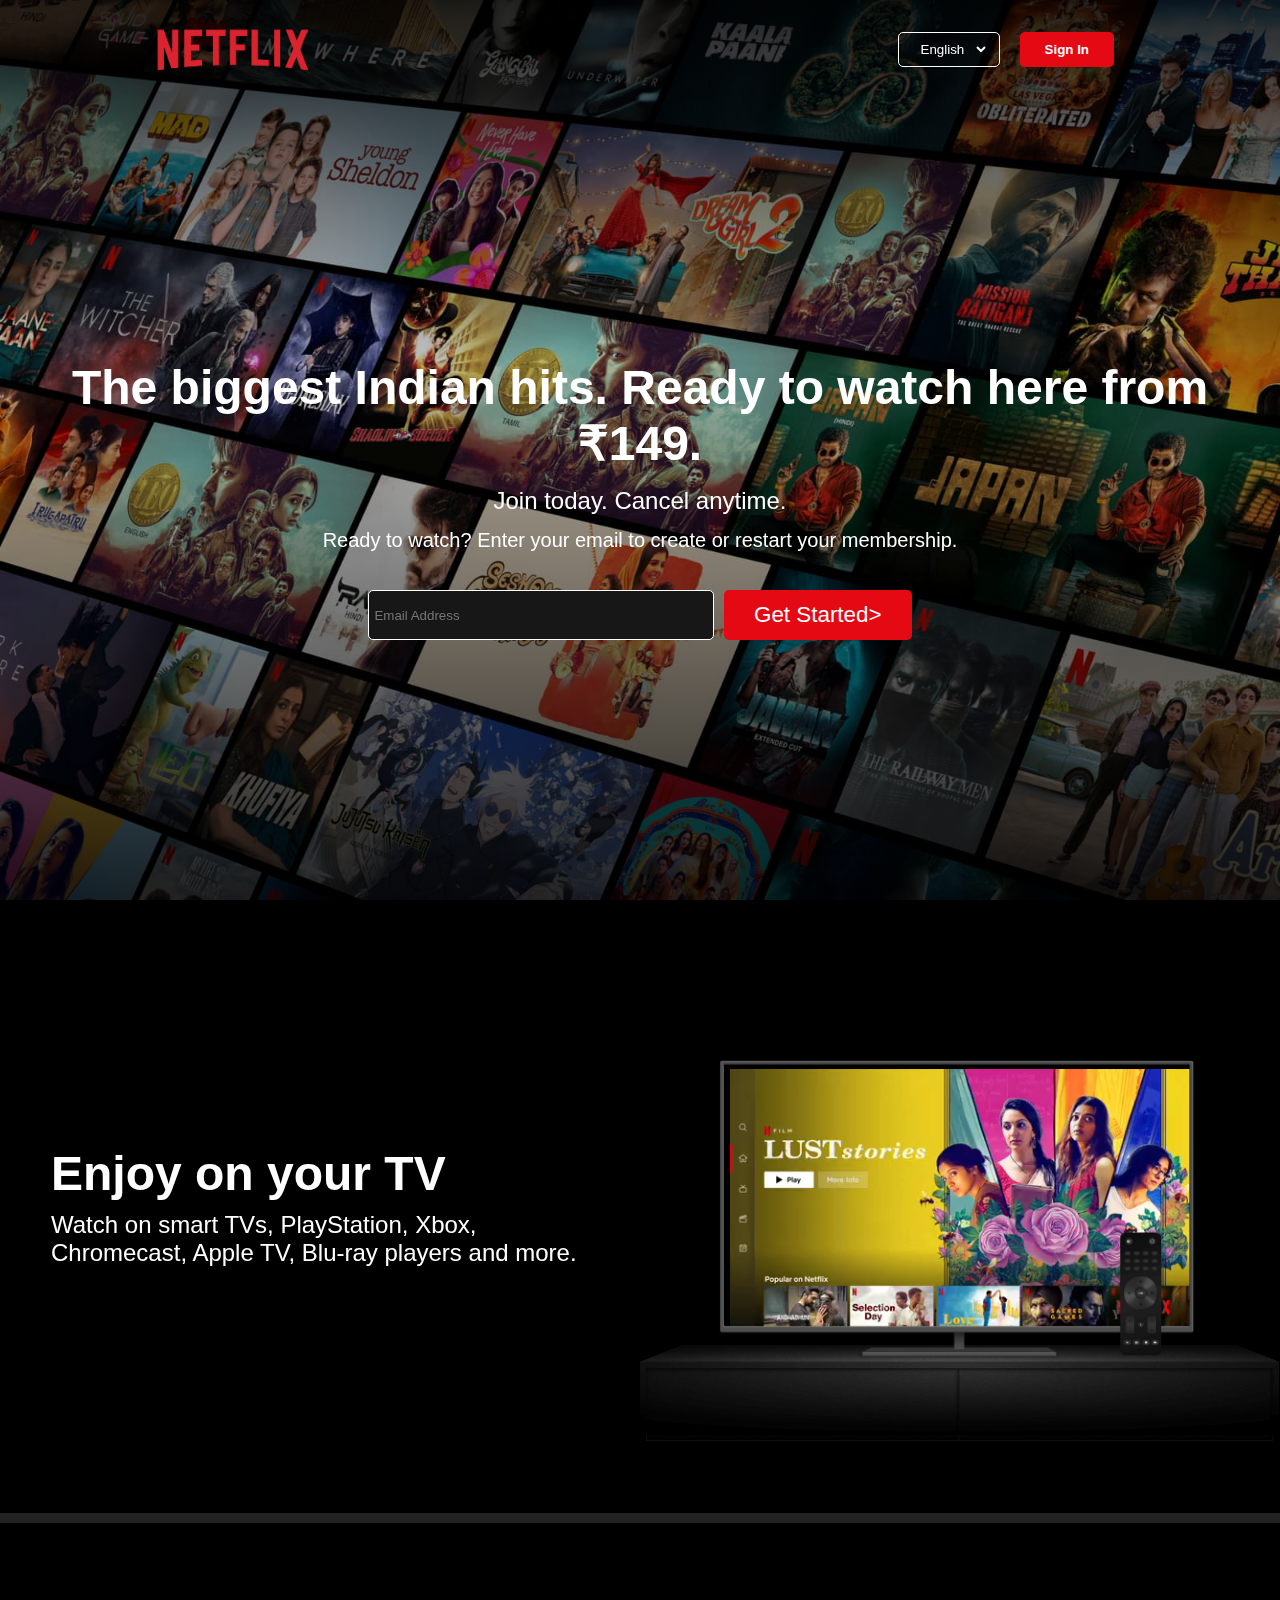
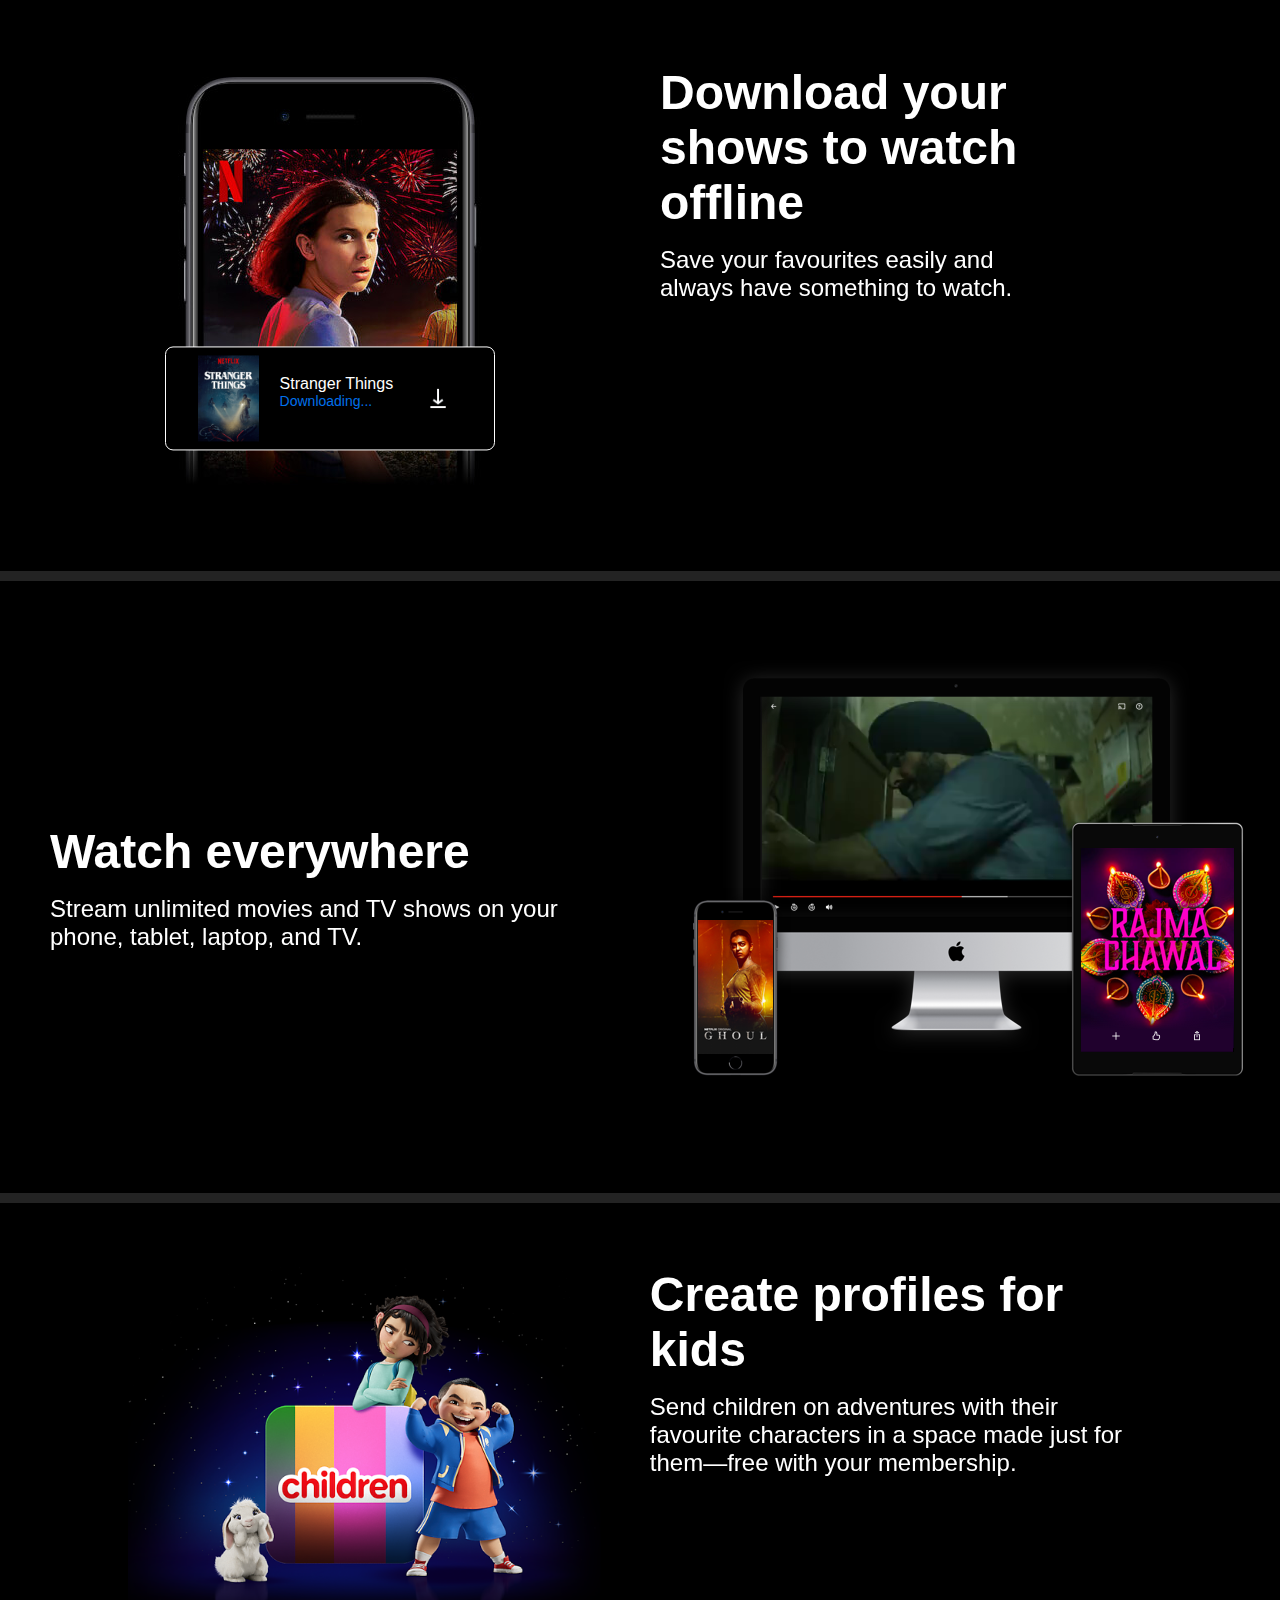
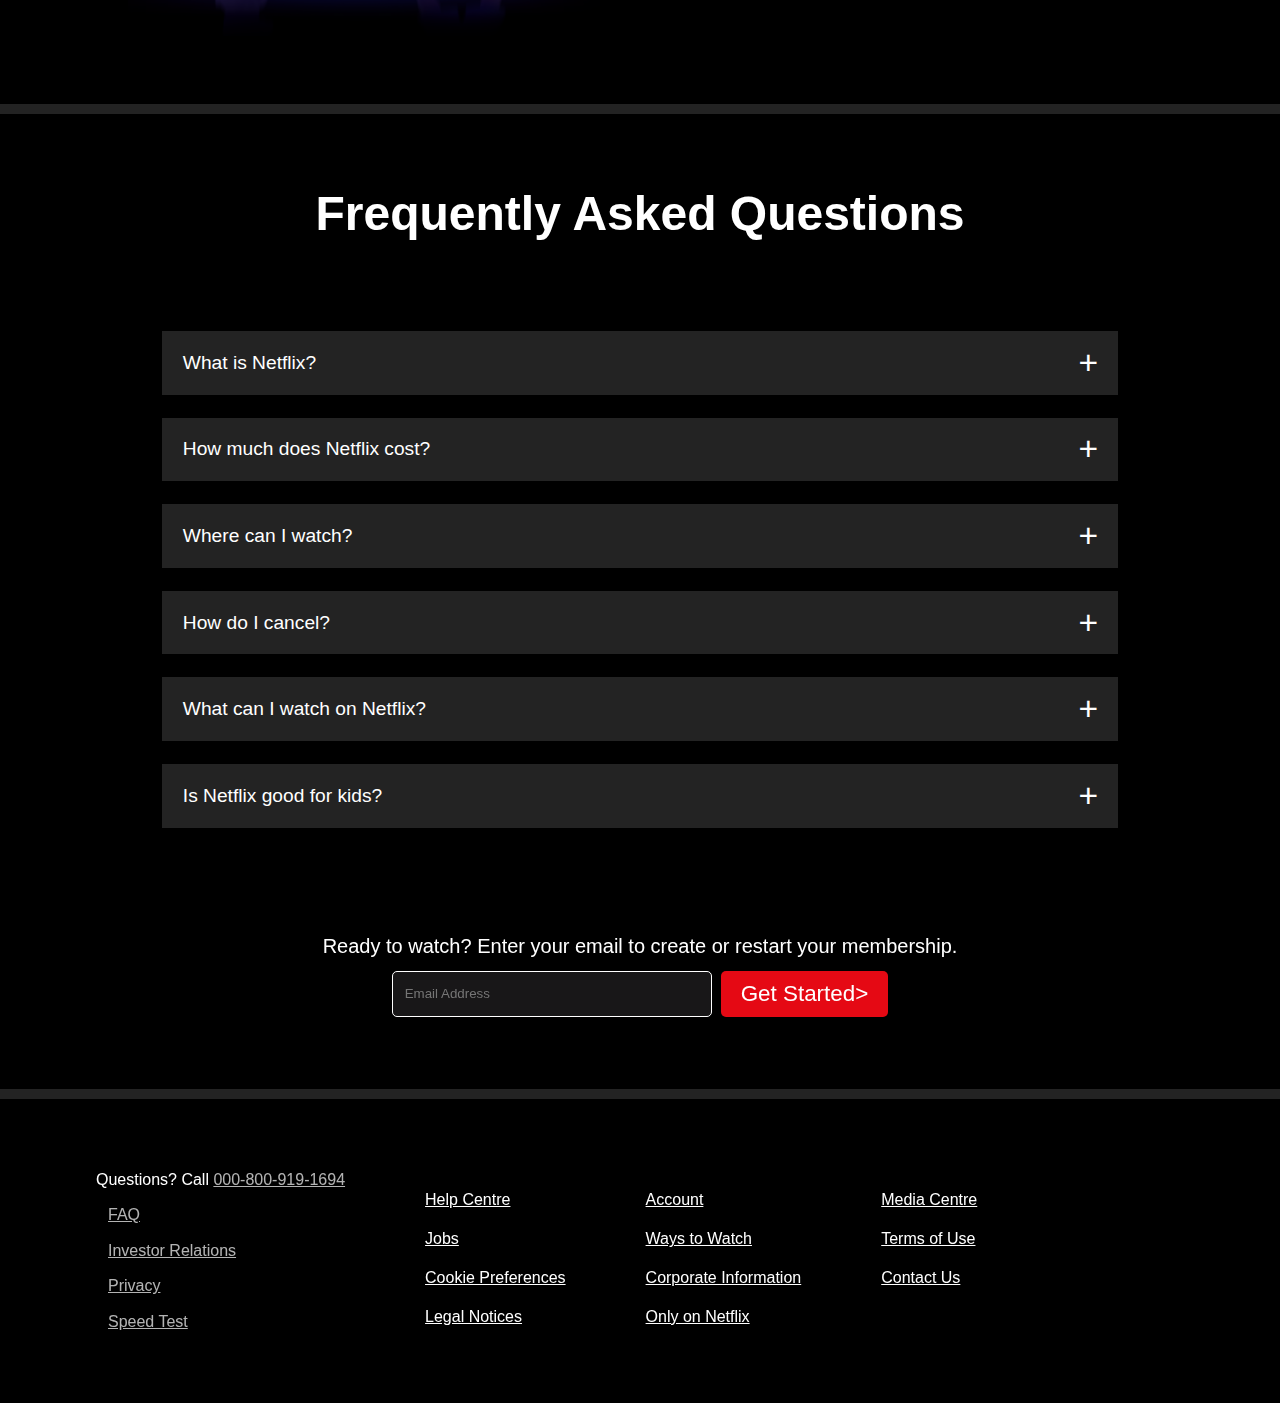
<file: index.html>
<!DOCTYPE html>
<html lang="en">
<head>
    <meta charset="UTF-8">
    <meta name="viewport" content="width=device-width, initial-scale=1.0">
    <title>Netflix clone</title>
    <link rel="stylesheet" href="style.css">
    <link rel="stylesheet" href="index.css">
    <link rel="stylesheet" href="https://cdnjs.cloudflare.com/ajax/libs/font-awesome/6.5.1/css/all.min.css" integrity="sha512-DTOQO9RWCH3ppGqcWaEA1BIZOC6xxalwEsw9c2QQeAIftl+Vegovlnee1c9QX4TctnWMn13TZye+giMm8e2LwA==" crossorigin="anonymous" referrerpolicy="no-referrer" />
</head>
<body>
    <div class="header">
            <div class="navbarcontainer">
                <img src="Netflix_Logo_PMS.png" class="logo">

                <div class="navmenu">
                    <div class="lang-options">
                    <i class="fa-solid fa-language"></i>

                    <select>
                        <option>English</option>
                    </select>
                    </div>

                    <button id="signbtn">Sign In</button>
                </div>

                
            </div>

     </div>

    <main>
        <!-- hero-section -->
        <div class="hero-container">
            <div class="hero-heading">
                <h1>The biggest Indian hits. Ready to watch here from ₹149.</h1>
            </div>

            <div class="jointoday">
                <p>Join today. Cancel anytime.

                </p>
            </div>

            <div class="readytowatch">
                <h3>Ready to watch? Enter your email to create or restart your membership.
                </h3>
            </div>
            

            <div class="input-form">

                <input type="email" placeholder="Email Address" required>
                <button>Get Started></button>
            </div>

        </div>


        <div class="featurescontainer">

                <div class="left-section">
                    <div class="enjoyyourday-heading">
                        <h2>   Enjoy on your TV
                        </h2>
                    </div>
                    <div class="enjoyyourday-quote">
                        <p>Watch on smart TVs, PlayStation, Xbox,<br>Chromecast, Apple TV, Blu-ray players and more.

                        </p>
                    </div>

                </div>

                <div class="rightsection">


                    <div class="tv-image">
                        <img src="tv.png" class="tv-img">

                        <div class="tv-video">

                        <video autoplay muted
                        src="video-tv-in-0819.m4v" type="video/mp4" class="video">

                       </video>

                       </div>
                         
                        
                    </div>
                </div>

        </div>

        <hr>

        <!-- .section-2 -->

        <div class="section2-container">
            
            <div class="leftpart">
                <img src="mobile-0819.jpg" class="mobile-img">
                
                <div class="strangething-container">
                    <img src="boxshot.png" class="strangething-img">

                    <div class="strangethings-quote">
                         <div class="strangethings">
                            Stranger Things
                         </div>
                         <div class="downloading">
                            Downloading...
                         </div>

                    </div>


                    <div class="download-GIF">
                            
                    </div>

                </div>

            </div>

            <!-- Right-part -->

            <div class="rightpart">
                <div class="downloadyourshows">

                    <div class="downloadyourshows-heading">
                        <h2>Download your shows to watch offline</h2>
                    </div>

                    <div class="downloadyourshows-quote">
                        <p>Save your favourites easily and always have something to watch.

                        </p>
                    </div>

                </div>

            </div>

        </div>

        <hr>


        <!-- Section-3 -->
 
        <div class="section3-container">
             
             <!-- Left-part -->
             <div class="left-maal">
                <div class="watcheverywhere-heading">
                    <h2>Watch everywhere</h2>
                </div>

                <div class="watcheverywhere-quote">
                    <p>Stream unlimited movies and TV shows on your<br> phone, tablet, laptop, and TV.</p>
                </div>


             </div>
               
             <!-- Right-part -->

             <div class="right-maal">

                <div class="tv-image1">
                    <img src="device-pile-in.png" class="tv-img1">

                    <div class="tv-video1">

                    <video autoplay muted
                    src="video-devices-in.m4v" type="video/mp4" class="video1">

                   </video>

                   </div>
                     
                    
                </div>
                 
                
             </div>

            

        </div>

        <hr>

        <!-- Section-4 -->

        <div class="section4-container">
            <div class="children-image">
                <img src="childrenimage.png" class="children-img">
            </div>

            <div class="create-profile">
                
                <div class="createprofile-heading">
                    <h2>Create profiles for kids</h2>
                </div>

                <div class="createprofile-quote">
                    <p>Send children on adventures with their<br> favourite characters in a space made just for <br>them—free with your membership.</p>
                </div>
            </div>
            
        </div>

        <hr>

        <!-- Section-5 -->

        <div class="FAQ-Sectioncontainer">
             
            <div class="FAQ-heading">
                <h2>Frequently Asked Questions

                </h2>
            </div>

            <div class="FAQ">

                <ul class="FAQ-list">
                    <li>
                        <input type="radio" name="FAQ-list" id="first">
                        <label for ="first">What is Netflix?</label>
                        <div class="content">
                            <p>
                                Netflix is a streaming service that offers a wide variety of award-winning TV shows, movies, anime, documentaries and more – on thousands of internet-connected devices.

You can watch as much as you want, whenever you want, without a single ad – all for one low monthly price. There's always something new to discover, and new TV shows and movies are added every week!
                            </p>
                        </div>
                    </li>


                    <li>
                        <input type="radio" name="FAQ-list" id="Second">
                        <label for ="Second">How much does Netflix cost?</label>
                        <div class="content">
                            <p>
                                Watch Netflix on your smartphone, tablet, Smart TV, laptop, or streaming device, all for one fixed monthly fee. Plans range from ₹149 to ₹649 a month. No extra costs, no contracts.
                            </p>
                        </div>
                    </li>


                    <li>
                        <input type="radio" name="FAQ-list" id="third">
                        <label for ="third">Where can I watch?</label>
                        <div class="content">
                            <p>
                                Watch anywhere, anytime. Sign in with your Netflix account to watch instantly on the web at netflix.com from your personal computer or on any internet-connected device that offers the Netflix app, including smart TVs, smartphones, tablets, streaming media players and game consoles.

You can also download your favourite shows with the iOS, Android, or Windows 10 app. Use downloads to watch while you're on the go and without an internet connection. Take Netflix with you anywhere.
                            </p>
                        </div>
                    </li>



                    <li>
                        <input type="radio" name="FAQ-list" id="forth">
                        <label for ="forth">How do I cancel?</label>
                        <div class="content">
                            <p>
                                Netflix is flexible. There are no annoying contracts and no commitments. You can easily cancel your account online in two clicks. There are no cancellation fees – start or stop your account anytime.
                                
                            </p>
                        </div>
                    </li>



                    
                    <li>
                        <input type="radio" name="FAQ-list" id="fifth">
                        <label for ="fifth">What can I watch on Netflix?</label>
                        <div class="content">
                            <p>
                                Netflix has an extensive library of feature films, documentaries, TV shows, anime, award-winning Netflix originals, and more. Watch as much as you want, anytime you want.
                                
                            </p>
                        </div>
                    </li>


                    <li>
                        <input type="radio" name="FAQ-list" id="Sixth">
                        <label for ="Sixth">Is Netflix good for kids?</label>
                        <div class="content">
                            <p>
                                The Netflix Kids experience is included in your membership to give parents control while kids enjoy family-friendly TV shows and films in their own space.

Kids profiles come with PIN-protected parental controls that let you restrict the maturity rating of content kids can watch and block specific titles you don’t want kids to see.
                                
                            </p>
                        </div>
                    </li>


                </ul>
            
            </div>

            <div class="readytowatch">
                <h3>Ready to watch? Enter your email to create or restart your membership.
                </h3>
            </div>
            

            <div class="input-form2nd">

                <input type="email" placeholder="Email Address" required>
                <button>Get Started></button>
            </div>

        </div>
        
    </main>

    <hr>

    <!-- Footer -->
    <footer>

        <div class="footer-container">

            <div class="questions">
                Questions? Call 
                <a href="#"> 000-800-919-1694</a>

                <ul class="List-1">
                    <li><a href="#">FAQ</a></li>
                    <li><a href="#">Investor Relations</a></li>
                    <li><a href="#">Privacy</a></li>
                    <li><a href="#">Speed Test</a></li>
                        
                </ul>

                

            </div>

        

            <ul class="List-2">
                <li><a href="#">Help Centre</a></li>
                <li><a href="#">Jobs</a></li>
                <li><a href="#">Cookie Preferences</a></li>
                <li><a href="#">Legal Notices</a></li>
                    
            </ul>

            <ul class="List-3">
                <li><a href="#">Account</a></li>
                <li><a href="#">Ways to Watch</a></li>
                <li><a href="#">Corporate Information</a></li>
                <li><a href="#">Only on Netflix</a></li>
                    
                    
            </ul>

            <ul class="List-4">
                <li><a href="#">Media Centre</a></li>
                <li><a href="#">Terms of Use</a></li>
                <li><a href="#">Contact Us</a></li>
                                    
            </ul>
             
            
        </div>






    </footer>




</body>
</html>

<script src="index.js">

</script>
</file>
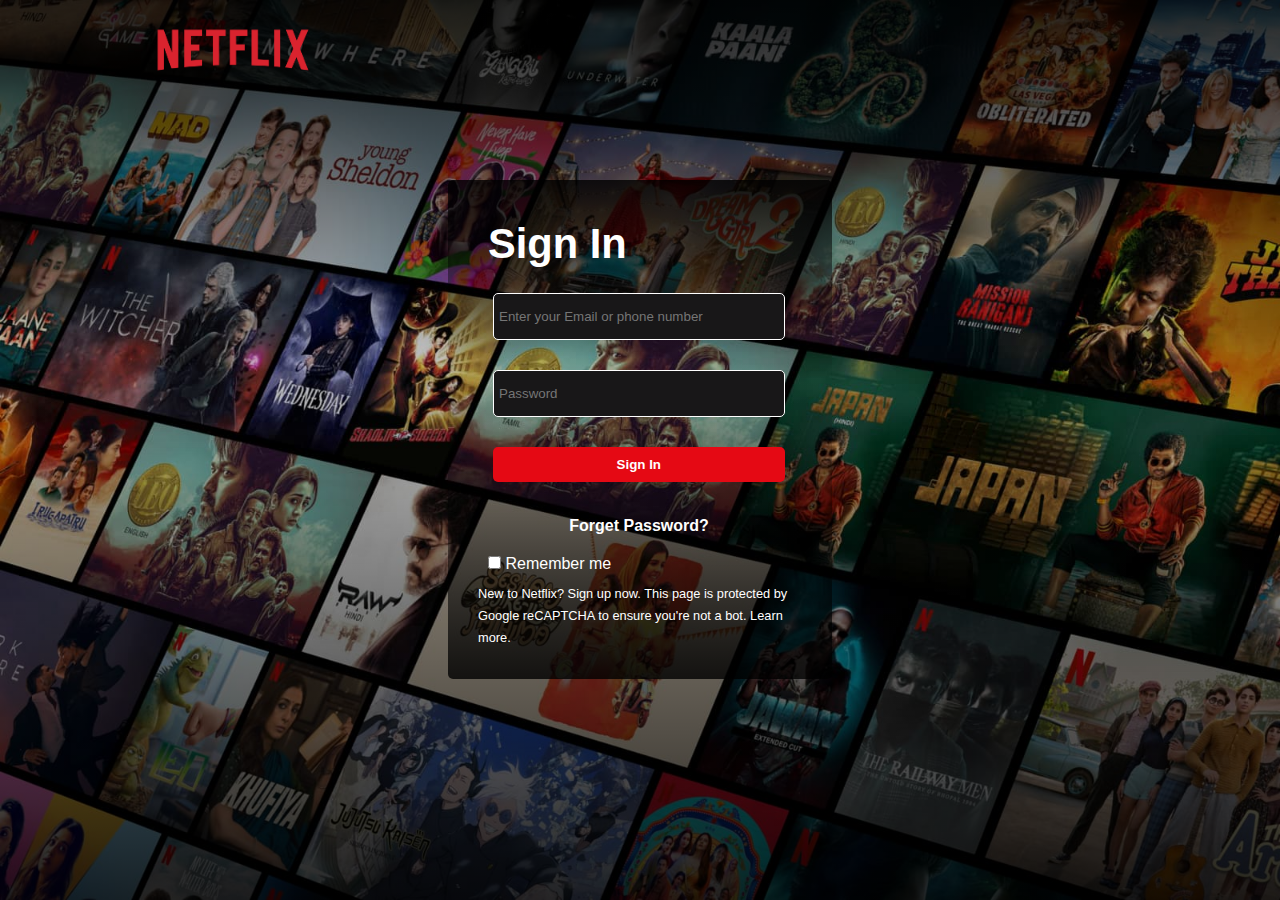
<file: signin.html>
<!DOCTYPE html>
<html lang="en">
<head>
    <meta charset="UTF-8">
    <meta name="viewport" content="width=device-width, initial-scale=1.0">
    <title>Netflix Sign in </title>
    <link rel="stylesheet" href="sign.css">
</head>
<body>
<header>
    <div class="header">
        <div class="navbarcontainer">
            <img src="Netflix_Logo_PMS.png" class="logo">

        
        </div>

 </div>
</header>

<main>
    
    <div class="input-section">

        <div class="maininput">

                <h2>
                    Sign In 
                </h2>

                <div class="form-input">

                        <form>
                            <input type="email or phone number" placeholder="Enter your Email or phone number "/>
                            <input type="password" placeholder="Password"/>

                            <button>Sign In </button>

                            <div class="forget-password">

                                <a href="#" target="_blank">Forget Password?</a>

                            </div>

                        
                        </form>

                 </div>


                 <div class="rember-checkbox">

                    <label for="remember me">

                    <input type="checkbox" id="rem" > Remember me

                    </label>

                 </div>

                 <div class="newto">
                    <p>New to Netflix? Sign up now.

                        This page is protected by Google reCAPTCHA to ensure you're not a bot. Learn more.</p>
                 </div>

        </div>
    </div>
</main>


    
</body>
</html>
</file>
<file: style.css>
*{
    padding: 0;
    margin: 0;
    box-sizing: border-box;
    font-family: sans-serif;
}


body{
    background-color: black;
    color: white;
}

a{
    text-decoration: underline;
    color: white;
}

li{
    list-style: none;
}

.header{
    width: 100%;
    height: 100vh;
    position: relative;
    background-image: linear-gradient(to top, rgba(0, 0, 0, 0.8) 0, rgba(0, 0, 0, 0) 60%, rgba(0, 0, 0, 0.8) 100%),url("IN-en-20231218-popsignuptwoweeks-perspective_alpha_website_large.jpg");
    background-size: cover;
    padding: 10px,8%;
}

.navbarcontainer{
    width: 80%;
    position: absolute;
    left: 50%;
    transform: translate(-50%,0);
    display: flex;
    /* background-color: cornflowerblue; */
    padding: 10px;
    justify-content: space-between;
    align-items: center;
}

.logo{
    width: 190px;
}

.navmenu{
    /* background-color: chocolate;
    border: 1px solid black; */
    padding: 8px;
    margin-right: 20px;
    display: flex;
    flex-direction: row;
    justify-content: center;
    align-items: center;
    gap: 20px;
    
}

.navmenu i{
    font-size: 16px;
    
}



.navmenu select{
    padding: 8px;
    border: none;
    background-color: transparent;
    color: white;

}

.navmenu button{
    background-color: #E50914;
    color: white;
    padding: 10px;
    text-align: center;
    border-radius: 5px;
    font-weight: 600;
    border: none;
    padding-left: 25px;
    padding-right: 25px;
    cursor: pointer;
   
}

.lang-options{
    border: 1px white solid;
    display: flex;
    justify-content: center;
    align-items: center;
    padding-left: 10px;
    padding-right: 10px;
    /* background-color: #181410; */
    border-radius: 5px;
    
}


/* Hero-section */

.hero-container{
    width: 90%;
    /* background-color: chartreuse; */
    position: absolute;
    top: 40%;
    left: 50%;
    transform: translate(-50%,0);

}

.hero-container h1{
    font-size: 3rem;
    font-weight: 900;
    text-align: center;
}

.jointoday{
    /* background-color: crimson; */
    margin-top: 1rem;
}

.jointoday p{
    font-size: 1.5rem;
    font-weight: 400;
    text-align: center;

}

.readytowatch{
    /* background-color: aqua; */
    margin: 10px;
}
 
.readytowatch h3{

    font-size: 1.25rem;
    font-weight: 400;
    line-height: 1.5;
    text-align: center;

}


.input-form input{
    line-height: 1.5;
    width: 30%;
    height: 50%;
    border: none;
    border-radius: 5px;
    border: 1px solid white;
    background-color: #181718;
    color: white;
    padding-left: 5px;
    /* padding: 20px; */

}

.input-form button{
    background-color: #E50914;
    color: white;
    border: none;
    font-size: 1.4rem;
    font-weight: 500;
    height: 50%;
    padding: 10px;
    border-radius: 5px;
    text-align: center;
    padding-left: 30px;
    padding-right: 30px;
    

}

.input-form{
    height: 100px;
    display: flex;
    justify-content: center;
    align-items: center;
    gap: 10px;
    
}

/* Featurescontainer */

.featurescontainer{
    /* background-color: chartreuse; */
    border: 1px black solid;
    width: 100%;
    display: flex;
    flex-direction: row;
    padding-top: 4rem;
    padding-bottom: 4rem;
    justify-content: center;
    align-items: center;
    


}

.left-section{
    /* background-color: brown; */
    display: flex;
    flex-direction: column;
    margin: auto;
    width: 50%;
    padding-left: 50px;

    

}

.enjoyyourday-heading h2{
    font-size: 3rem;
    font-weight: 900;

}

.enjoyyourday-quote p{
    font-size: 1.5rem;
    font-weight: 400;
    margin-top: 10px;

    
}

.rightsection{
    margin: auto;
    /* background-color: crimson; */
    position: relative;
    /* z-index: -1; */
    width: 50%;
    



}

.tv-img{
    width: 100%;
    
    
}

.tv-image{
    width: 100%;
    position: relative;

}

.tv-video{
    position: absolute;
    background-color: black;
    top: 50%;
    left: 50%;
    transform: translate(-50%,-50%);
    z-index: -1;
    width: 72%;
    height: 57%;

    
}
.video{
    width: 100%;
}

hr{

    border: 5px solid #232323;
}

.section2-container{
    /* background-color: chartreuse; */
    width: 100%;
    display: flex;
    flex-direction: row;
    padding: 4.5rem 0;
    /* justify-content: center;
    align-items: center; */
}

.leftpart{
    /* background-color: coral; */
    position: relative;
    /* margin: 50px; */
    
}

.mobile-img{
    width: 100%;
    padding: 10px;
    position: relative;

}

.strangething-container{
    border: 1px solid white;
    position: absolute;
    top: 80%;
    left: 50%;
    transform: translate(-50%,-50%);
    padding: 0.5rem 0.75rem;
    display: flex;
    flex-direction: row;
    /* gap: 20px; */
    border-radius: 8px;
    background-color: black;
    justify-content: space-evenly;
    
    
}

.strangething-img{
    width: 20%;

}

.strangethings-quote{
    display: flex;
    flex-direction: column;
    padding-top: 20px;
    
}

.strangethings{
    font-size: 1rem;
    font-weight: 500;
    color: white;
}

.downloading{
    font-weight: 400;
    color: #0071eb;
    font-size: 0.875rem;

}


.download-GIF{
    background-image: url("download-icon.gif");
    background-position-x: center;
    background-position-y: center;
    width: 3rem;
    background-size: 100%;
    background-repeat: no-repeat;

}

/* Right-part */

.rightpart{
    width: 30%;
    padding-top: 70px;
    
}

.downloadyourshows{
    display: flex;
    flex-direction: column;

}




.downloadyourshows-heading h2{
    font-size: 3rem;
    font-weight: 900;

}

.downloadyourshows-quote p{
    font-size: 1.5rem;
    font-weight: 400;
    margin-top: 1rem;

}

/* Section-3 */

.section3-container{
    /* background-color: aqua; */
    width: 100%;
    display: flex;
    flex-direction: row;
    padding-top: 4rem;
    padding-bottom: 4rem;
    justify-content: center;
    align-items: center;
    

}

.left-maal{
    width: 50%;
    display: flex;
    flex-direction: column;
    padding-left: 50px;
}

.right-maal{
    width: 50%;
    margin: auto;
    position: relative;
}



.tv-img1{
    width: 100%;
    
    
}

.tv-image1{
    width: 100%;
    position: relative;

}

.tv-video1{
    position: absolute;
    background-color: black;
    top: 30%;
    left: 50%;
    transform: translate(-50%,-50%);
    z-index: -1;
    width: 62%;
    height: 50%;

    
}
.video1{
    width: 100%;
}


















.watcheverywhere-heading h2{
    font-size: 3rem;
    font-weight: 900;
}

.watcheverywhere-quote p{
    font-size: 1.5rem;
    font-weight: 400;
    margin-top: 1rem;

}

/* Right-Part */
















/* Section-4 */

.section4-container{
    width: 80%;
    /* background-color: chartreuse; */
    display: flex;
    flex-direction: row;
    padding-top: 4rem;
    padding-bottom: 4rem;
    margin: auto;
    gap: 30px;
}

.children-image{
    width: 50%;
}


.children-img{
    width: 100%;
}

.createprofile-heading h2{
    font-size: 3rem;
    font-weight: 900;
}

.createprofile-quote p{
    font-size: 1.5rem;
    font-weight: 400;
    margin-top: 1rem;

}

/* Section-5 */

.FAQ-Sectioncontainer{
    width: 100%;
    padding: 4.5rem 0;
    display: flex;
    flex-direction: column;
    justify-content: center;
    align-items: center;

}

.FAQ-heading{
    font-size: 2rem;
    font-weight: 900;
}

.FAQ{
    width: 80%;
    display: flex;
    flex-direction: row;
    padding: 24px;
    text-align: center;
    
}

.FAQ-list{
    margin: 3.5rem auto;
    width: 100%;
}

.FAQ-list li{
    width: 100%;
    list-style-type: none;
    padding: 10px;
    text-align: center;
}

.FAQ-list li label{
    display: flex;
    flex-direction: row;
    align-items: center;
    padding: 1.3rem;
    font-size: 1.2rem;
    font-weight: 500;
    background-color: #232323;
    margin-bottom: 3px;
    cursor: pointer;
    position: relative;
   

}
label::after{
    content: "+";
    font-size: 2.1rem;
    position: absolute;
    right: 20px;
    transition: transform 0.5s;

}

input[type="radio"]{
    display: none;
}


.FAQ-list .content{
    background-color: #232323;
    text-align: left;
    padding: 0 20px;
    max-height: 0;
    overflow: hidden;
    transition: max-height 0.5s , padding 0.5s;

}


.FAQ-list input[type="radio"]:checked+label+.content{
    max-height: 600px;
    padding: 30px 20px;
    line-height: 30px;
   

}

.FAQ-list input[type="radio"]:checked+label::after{
    
 transform: rotate(135deg);
}

.input-form2nd input{
    width: 50%;
    line-height: 1.5;
    border: none;
    border-radius: 5px;
    border: 1px solid white;
    background-color: #181718;
    color: white;
    padding-left: 5px;
    padding: 12px;
} 

.input-form2nd button{
    background-color: #E50914;
    color: white;
    border: none;
    font-size: 1.4rem;
    font-weight: 500;
    height: 50%;
    padding: 10px;
    border-radius: 5px;
    text-align: center;
    padding-left: 20px;
    padding-right: 20px;
    

}

.input-form2nd{
    width: 50%;
    display: flex;
    flex-direction: row;
    justify-content: center;
    align-items: center;
    gap: 9px;

}


/* ..........Footer//////// */


.footer-container{
    padding-left: 6rem;
    padding-right: 4rem;
    margin-top: 4.5rem;
    margin-bottom: 4.5rem;
    display: flex;
    flex-direction: row;
    gap: 4rem;
    width: 100%;


}

.questions a{
    color: rgba(255,255,255,0.7);
    margin: auto;
    font-size: 1rem;
    font-weight: 400;
}

.List-2 li{
    margin-top: 1.3rem;
    margin-left: 1rem;

}

.List-1 li{
    margin-top: 1.1rem;
    margin-left: 0.75rem

}

.List-3 li{
    margin-top: 1.3rem;
    margin-left: 1rem

}

.List-4 li{
    margin-top: 1.3rem;
    margin-left: 1rem;

}
</file>
<file: index.css>
@media (max-width:768px){
    .logo{
        width: 100px;
    }

    .navmenu{
        padding: 5px;
        margin-right: 10px;
        gap: 5px;
    }

    .lang-options{
        padding-left: 5px;
        padding-right: 5px;
    }

    .navbarcontainer{
        width: 100%;
        
       
    }

    .navmenu select{
        padding: 5px;
    }

    .navmenu button{
        padding: 10px;
    }

    .hero-container h1{
        font-size: 2rem;
        font-weight: 700;
    }
   
    .hero-container{
        top: 20%;
    }

    .jointoday p{
        font-size: 1.2rem;
        font-weight: 400;
    }

    .readytowatch h3 {
        font-size: 1.1rem;
    }

    .input-form {
        display: flex;
        flex-direction: column;
    }

    .input-form input{
        width: 85%;
        padding-left: 10px;
    }


    .featurescontainer{
        display: flex;
        flex-direction: column;
    }

    .enjoyyourday-heading h2{
        margin: 0;
        font-size: 2rem;
        font-weight: 700;
        text-align: center;
    }

    .enjoyyourday-quote p{
        margin: 1rem 0 0;
        font-size: 1.125rem;
        font-weight: 400;
        text-align: center;
    }

    

    /* Section-2 */

    .section2-container{
        display: flex;
        flex-direction: column-reverse;

    }

    .downloadyourshows-heading h2{
        font-size: 2rem;
        font-weight: 700;
        text-align: center;
        margin: 0;

    }

    .rightpart{
        width: 100%;
        padding: 20px;
        
    }

    .downloadyourshows-quote p{
        margin: 1rem 0 0;
        font-size: 1.125rem;
        font-weight: 400;
        text-align: center;
    
    }

   
    .strangething-container{
        width: 60%;
        padding: 0.25rem 0.65rem;

    }

    .strangething-img{
        width: 10%;
    
    }

      .strangethings{
        font-weight: 500;
        font-size: 0.875rem;
       }
    
       .strangethings-quote{
        display: flex;
        flex-direction: column;
        padding: 10px;
        align-items: center;

    }

    /* Section-3 */
  
    .section3-container{
        display: flex;
        flex-direction: column;
    }

    .watcheverywhere-heading h2{
        font-size: 2rem;
        font-weight: 700;
        text-align: center;
        margin: 0;
    }
   
    .watcheverywhere-quote p{
        margin: 1rem 0 0;
        font-size: 1.125rem;
        font-weight: 400;
        text-align: center;
    
    }

    /* Section-4 */

    .section4-container{
        display: flex;
        flex-direction: column-reverse;
    }

    .createprofile-heading h2{
        font-size: 2rem;
        font-weight: 700;
        text-align: center;
    }
    
    .createprofile-quote p{
        margin: 1rem 0 0;
        font-size: 1.125rem;
        font-weight: 400;
        text-align: center;
    
    }

    .children-image{
        width: 100%;
    }


    /* FAQ-Section */

    .FAQ-heading{
        font-size: 1.4rem;
        font-weight: 700;
        text-align: center;
    }

    .FAQ{
        width: 100%;
        display: flex;
        flex-direction: row;
        padding: 14px;
        text-align: center;
        
    }

    .left-maal{
        padding-left: 0px;
    }

    .left-section{
        padding-left: 0;
    }

   
}
</file>
<file: sign.css>
*{
    padding: 0;
    margin: 0;
    box-sizing: border-box;
    font-family: sans-serif;
}

.header{
    width: 100%;
    height: 100vh;
    position: relative;
    background-image: linear-gradient(to top, rgba(0, 0, 0, 0.8) 0, rgba(0, 0, 0, 0) 60%, rgba(0, 0, 0, 0.8) 100%),url("IN-en-20231218-popsignuptwoweeks-perspective_alpha_website_large.jpg");
    background-size: cover;
    padding: 10px,8%;
}

.navbarcontainer{
    width: 80%;
    position: absolute;
    left: 50%;
    transform: translate(-50%,0);
    display: flex;
    /* background-color: cornflowerblue; */
    padding: 10px;
    justify-content: space-between;
    align-items: center;
}

.logo{
    width: 190px;
}


.input-section{

    width: 40%;
    position: absolute;
    top: 20%;
    left: 55%;
    transform: translate(-50%,0);
    border-radius: 5px;

}

.input{
    height: auto;
    width: 80%;
    border-radius: 5px;
    
    
}

form input {
    width: 90%;
    padding: 15px;
    margin: 15px;
    border-radius: 5px;
    border: none;
    background-color: #181718;
    border: 1px solid white;
    padding-left: 5px;

}

form button{
    width: 90%;
    padding: 10px;
    margin: 15px;
    background-color: #E50914;
    border: none;
    font-weight: bold;
    color: white;
    border-radius: 5px;
}


h2{
    color: white;
    font-weight: bold;
    padding: 10px;
    font-size: 2.6rem;
}

.maininput{
    padding: 30px;
    width: 75%;
    height: auto;
    background-image: linear-gradient(to top, rgba(0, 0, 0, 0.8) 0, rgba(0, 0, 0, 0) 60%, rgba(0, 0, 0, 0.8) 100%);
    border-radius: 5px;
}
    


.forget-password{
    padding-left: 22%;
    margin: 20px;
}

.forget-password a{
    color: white;
    font-weight: bold;
    text-decoration: none;
}

.rember-checkbox{
    color: white;
    margin: 10px;
}

.newto{
    color: white;
    font-size: 0.8rem;
    line-height: 22px;
    
}
</file>
